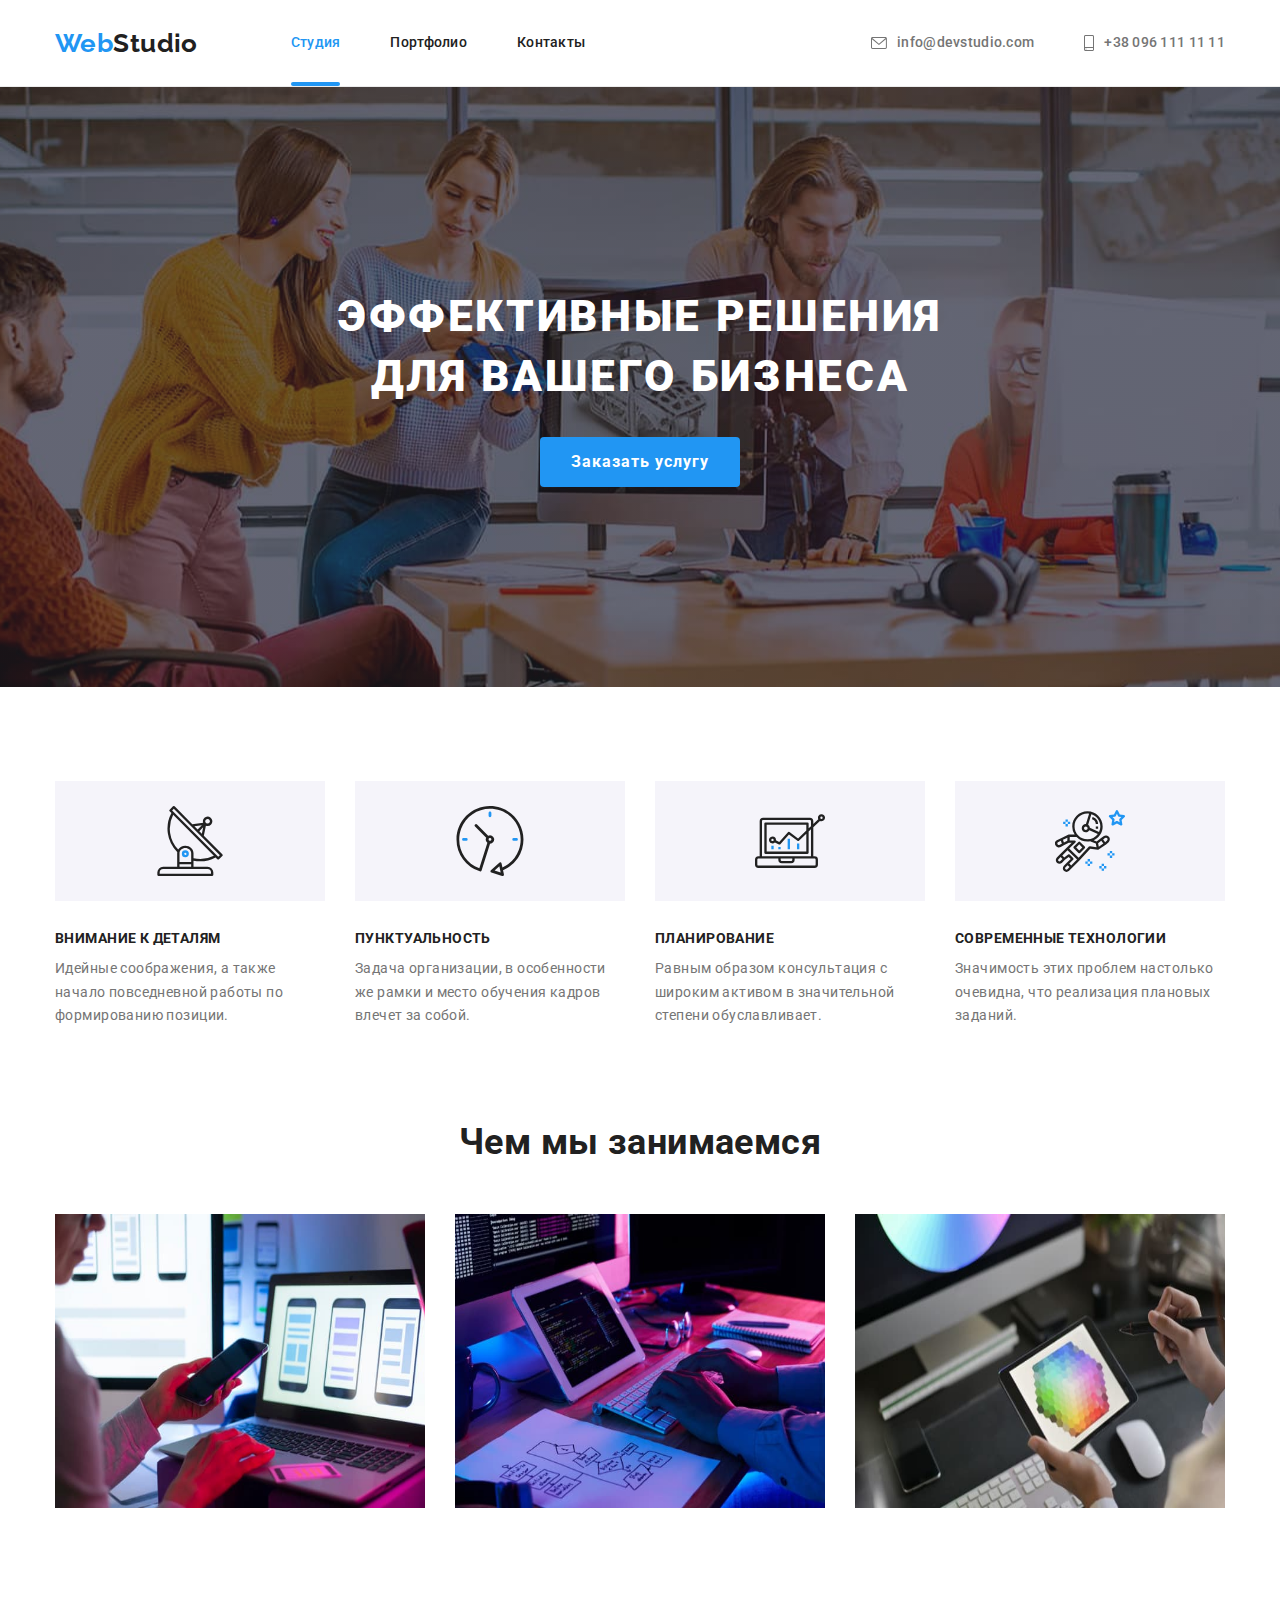
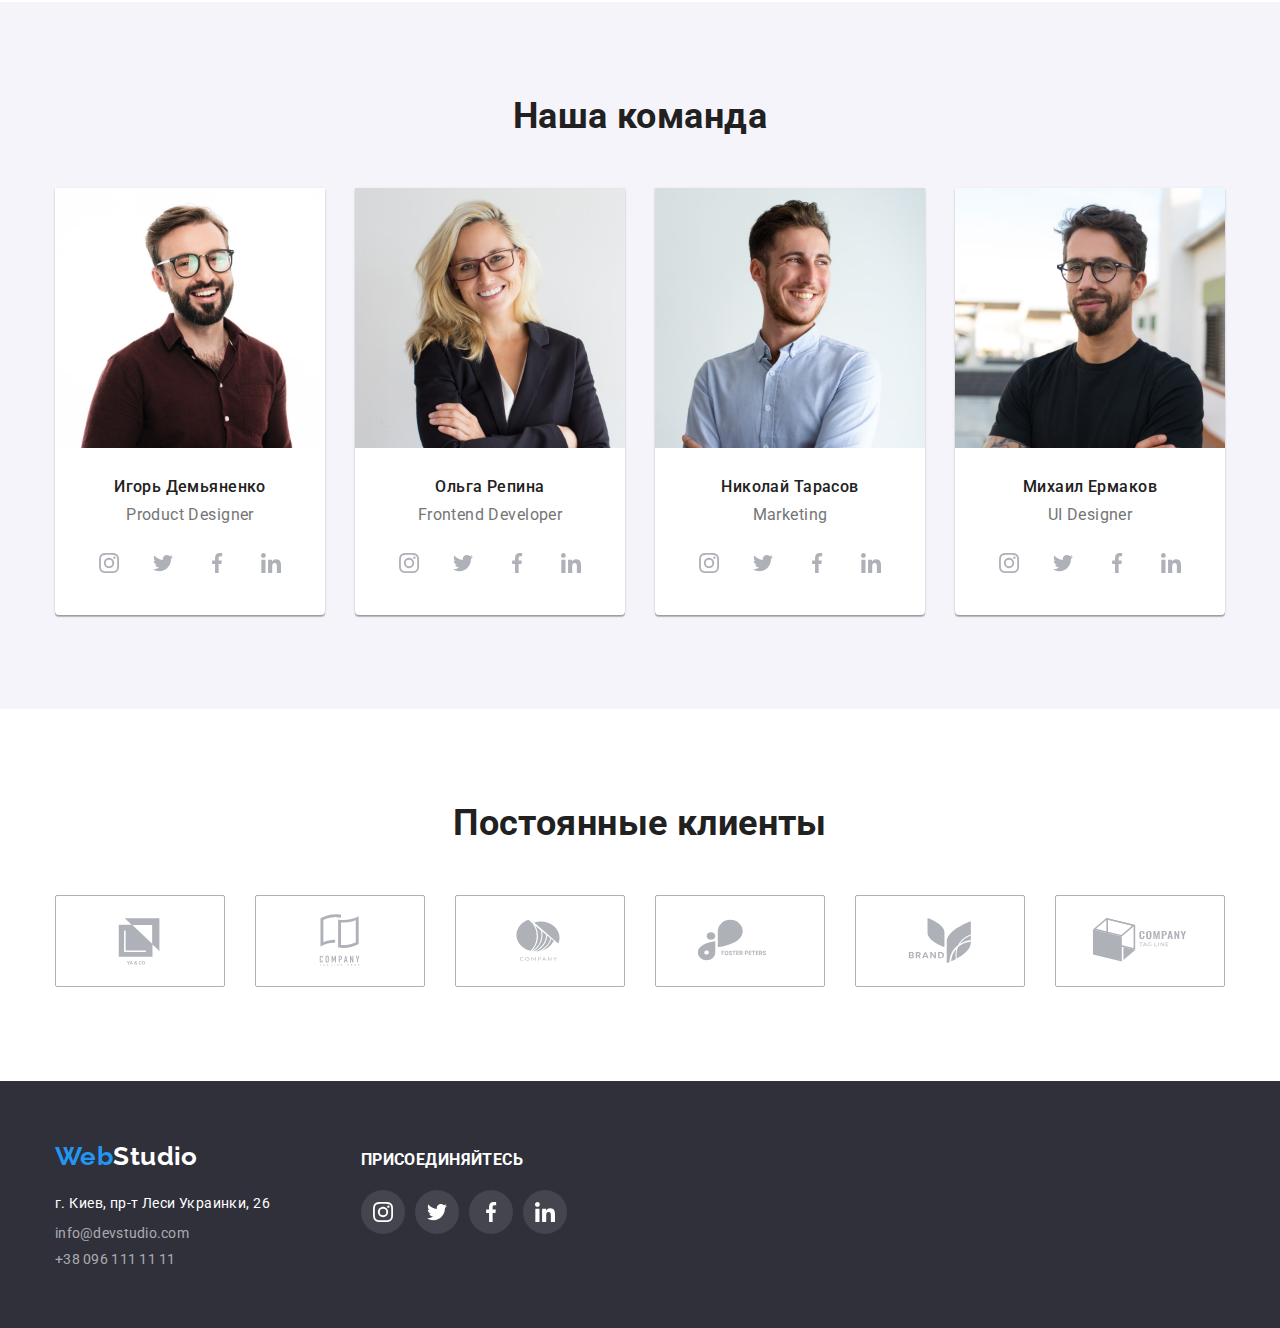
<file: index.html>
<!DOCTYPE html>
<html lang="ru">
  <head>
    <meta charset="UTF-8" />
    <meta http-equiv="X-UA-Compatible" content="IE=edge" />
    <meta name="viewport" content="width=device-width, initial-scale=1.0" />
    <title>goit-markup-hw-04</title>

    <link rel="preconnect" href="https://fonts.googleapis.com" />
    <link rel="preconnect" href="https://fonts.gstatic.com" crossorigin />
    <link
      href="https://fonts.googleapis.com/css2?family=Raleway:wght@700&family=Roboto:wght@400;500;700;900&display=swap"
      rel="stylesheet"
    />
    <link
      rel="stylesheet"
      href="https://cdnjs.cloudflare.com/ajax/libs/modern-normalize/1.1.0/modern-normalize.min.css"
    />
    <link rel="stylesheet" href="css/style.css" />
  </head>
  <body>
    <header class="header">
      <div class="container header-container">
        <a class="logo" href="./index.html"
          ><span class="web">Web</span>Studio</a
        >
        <nav class="header-nav">
          <ul class="header-list">
            <li class="nav-item">
              <a class="nav-link current" href="./index.html">Студия</a>
            </li>
            <li class="nav-item">
              <a class="nav-link" href="./portfolio.html">Портфолио</a>
            </li>
            <li class="nav-item"><a class="nav-link" href="#">Контакты</a></li>
          </ul>
        </nav>
        <ul class="header-contact">
          <li class="contact-item">
            <a class="contact-link" href="mailto:info@devstudio.com"
              ><svg class="icon contact-icon" width="16" height="12">
                <use href="./images/icons.svg#icon-mail"></use>
              </svg>
              info@devstudio.com
            </a>
          </li>
          <li class="contact-item">
            <a class="contact-link" href="tel:+380961111111"
              ><svg class="icon contact-icon" width="10" height="16">
                <use href="./images/icons.svg#icon-smartphone"></use>
              </svg>
              +38 096 111 11 11
            </a>
          </li>
        </ul>
      </div>
    </header>
    <main>
      <section class="hero-section section">
        <div class="container">
          <h1 class="hero-title">Эффективные решения для вашего бизнеса</h1>
          <button class="hero-button" type="button">Заказать услугу</button>
        </div>
      </section>
      <section class="benefits-section">
        <div class="container benefits-container">
          <h2 class="hiden">Преимущества</h2>
          <ul class="benefits-list grid">
            <li class="grid-item benefits-item">
              <div class="benefits-icon-container">
                <svg class="icon benefits-icon" width="70" height="70">
                  <use href="./images/icons.svg#icon-antenna"></use>
                </svg>
              </div>
              <h3 class="Benefits-title">Внимание к деталям</h3>
              <p class="Benefits-description">
                Идейные соображения, а также начало повседневной работы по
                формированию позиции.
              </p>
            </li>
            <li class="grid-item">
              <div class="benefits-icon-container">
                <svg class="icon benefits-icon" width="70" height="70">
                  <use href="./images/icons.svg#icon-clock"></use>
                </svg>
              </div>
              <h3 class="Benefits-title">Пунктуальность</h3>
              <p class="Benefits-description">
                Задача организации, в особенности же рамки и место обучения
                кадров влечет за собой.
              </p>
            </li>
            <li class="grid-item">
              <div class="benefits-icon-container">
                <svg class="icon benefits-icon" width="70" height="70">
                  <use href="./images/icons.svg#icon-diagram"></use>
                </svg>
              </div>
              <h3 class="Benefits-title">Планирование</h3>
              <p class="Benefits-description">
                Равным образом консультация с широким активом в значительной
                степени обуславливает.
              </p>
            </li>
            <li class="grid-item">
              <div class="benefits-icon-container">
                <svg class="icon benefits-icon" width="70" height="70">
                  <use href="./images/icons.svg#icon-astronaut"></use>
                </svg>
              </div>
              <h3 class="Benefits-title">Современные технологии</h3>
              <p class="Benefits-description">
                Значимость этих проблем настолько очевидна, что реализация
                плановых заданий.
              </p>
            </li>
          </ul>
        </div>
      </section>
      <section class="section">
        <div class="container">
          <h2 class="section-title">Чем мы занимаемся</h2>
          <ul class="section-list">
            <li class="section-list-item">
              <img
                class="img"
                src="./images/1.jpg"
                alt="Первое"
                width="370"
                height="294"
              />
            </li>
            <li class="section-list-item">
              <img
                class="img"
                src="./images/2.jpg"
                alt="Второе"
                width="370"
                height="294"
              />
            </li>
            <li class="section-list-item">
              <img
                class="img"
                src="./images/3.jpg"
                alt="Третье"
                width="370"
                height="294"
              />
            </li>
          </ul>
        </div>
      </section>
      <section class="team section">
        <div class="container">
          <h2 class="section-title">Наша команда</h2>
          <ul class="team-list">
            <li class="team-item">
              <img
                class="team-item-picture"
                src="./images/ihor.jpg"
                alt="Игорь Демьяненко"
                width="270"
              />
              <div class="team-bottom-container">
                <h3 class="team-name">Игорь Демьяненко</h3>
                <p class="team-position">Product Designer</p>
                <ul class="social">
                  <li class="item-social">
                    <a class="link-socials" href="#"
                      ><svg class="icon-team" width="20" height="20">
                        <use href="./images/icons.svg#icon-instagram"></use>
                      </svg>
                    </a>
                  </li>
                  <li class="item-social">
                    <a class="link-socials" href="#">
                      <svg class="icon-team" width="20" height="20">
                        <use href="./images/icons.svg#icon-twitter"></use>
                      </svg>
                    </a>
                  </li>

                  <li class="item-social">
                    <a class="link-socials" href="#">
                      <svg class="icon-team" width="20" height="20">
                        <use href="./images/icons.svg#icon-facebook"></use>
                      </svg>
                    </a>
                  </li>

                  <li class="item-social">
                    <a class="link-socials" href="#">
                      <svg class="icon-team" width="20" height="20">
                        <use href="./images/icons.svg#icon-linkedin"></use>
                      </svg>
                    </a>
                  </li>
                </ul>
              </div>
            </li>

            <li class="team-item">
              <img
                class="team-item-picture"
                src="./images/olga.jpg"
                alt="Ольга Репина"
                width="270"
              />
              <div class="team-bottom-container">
                <h3 class="team-name">Ольга Репина</h3>
                <p class="team-position">Frontend Developer</p>
                <ul class="social">
                  <li class="item-social">
                    <a class="link-socials" href="#"
                      ><svg class="icon-team" width="20" height="20">
                        <use href="./images/icons.svg#icon-instagram"></use>
                      </svg>
                    </a>
                  </li>
                  <li class="item-social">
                    <a class="link-socials" href="#">
                      <svg class="icon-team" width="20" height="20">
                        <use href="./images/icons.svg#icon-twitter"></use>
                      </svg>
                    </a>
                  </li>

                  <li class="item-social">
                    <a class="link-socials" href="#">
                      <svg class="icon-team" width="20" height="20">
                        <use href="./images/icons.svg#icon-facebook"></use>
                      </svg>
                    </a>
                  </li>

                  <li class="item-social">
                    <a class="link-socials" href="#">
                      <svg class="icon-team" width="20" height="20">
                        <use href="./images/icons.svg#icon-linkedin"></use>
                      </svg>
                    </a>
                  </li>
                </ul>
              </div>
            </li>

            <li class="team-item">
              <img
                class="team-item-picture"
                src="./images/nikolay.jpg"
                alt="Николай Тарасов"
                width="270"
              />
              <div class="team-bottom-container">
                <h3 class="team-name">Николай Тарасов</h3>
                <p class="team-position">Marketing</p>
                <ul class="social">
                  <li class="item-social">
                    <a class="link-socials" href="#"
                      ><svg class="icon-team" width="20" height="20">
                        <use href="./images/icons.svg#icon-instagram"></use>
                      </svg>
                    </a>
                  </li>
                  <li class="item-social">
                    <a class="link-socials" href="#">
                      <svg class="icon-team" width="20" height="20">
                        <use href="./images/icons.svg#icon-twitter"></use>
                      </svg>
                    </a>
                  </li>

                  <li class="item-social">
                    <a class="link-socials" href="#">
                      <svg class="icon-team" width="20" height="20">
                        <use href="./images/icons.svg#icon-facebook"></use>
                      </svg>
                    </a>
                  </li>

                  <li class="item-social">
                    <a class="link-socials" href="#">
                      <svg class="icon-team" width="20" height="20">
                        <use href="./images/icons.svg#icon-linkedin"></use>
                      </svg>
                    </a>
                  </li>
                </ul>
              </div>
            </li>
            <li class="team-item">
              <img
                class="team-item-picture"
                src="./images/mihail.jpg"
                alt="Михаил Ермаков"
                width="270"
              />
              <div class="team-bottom-container">
                <h3 class="team-name">Михаил Ермаков</h3>
                <p class="team-position">UI Designer</p>
                <ul class="social">
                  <li class="item-social">
                    <a class="link-socials" href="#"
                      ><svg class="icon-team" width="20" height="20">
                        <use href="./images/icons.svg#icon-instagram"></use>
                      </svg>
                    </a>
                  </li>
                  <li class="item-social">
                    <a class="link-socials" href="#">
                      <svg class="icon-team" width="20" height="20">
                        <use href="./images/icons.svg#icon-twitter"></use>
                      </svg>
                    </a>
                  </li>

                  <li class="item-social">
                    <a class="link-socials" href="#">
                      <svg class="icon-team" width="20" height="20">
                        <use href="./images/icons.svg#icon-facebook"></use>
                      </svg>
                    </a>
                  </li>

                  <li class="item-social">
                    <a class="link-socials" href="#">
                      <svg class="icon-team" width="20" height="20">
                        <use href="./images/icons.svg#icon-linkedin"></use>
                      </svg>
                    </a>
                  </li>
                </ul>
              </div>
            </li>
          </ul>
        </div>
      </section>
      <section class="clients-section section">
        <div class="container">
          <h2 class="section-title">Постоянные клиенты</h2>
          <ul class="clients-list">
            <li class="clients-item">
              <a class="clients-link" href="#">
                <svg class="icon-team clients-icon" width="106" height="60">
                  <use href="./images/icons.svg#icon-groupe-1"></use>
                </svg>
              </a>
            </li>
            <li class="clients-item">
              <a class="clients-link" href="#">
                <svg class="icon-team clients-icon" width="106" height="60">
                  <use href="./images/icons.svg#icon-groupe-2"></use>
                </svg>
              </a>
            </li>
            <li class="clients-item">
              <a class="clients-link" href="#">
                <svg class="icon-team clients-icon" width="106" height="60">
                  <use href="./images/icons.svg#icon-groupe-3"></use>
                </svg>
              </a>
            </li>
            <li class="clients-item">
              <a class="clients-link" href="#">
                <svg class="icon-team clients-icon" width="106" height="60">
                  <use href="./images/icons.svg#icon-groupe-4"></use>
                </svg>
              </a>
            </li>
            <li class="clients-item">
              <a class="clients-link" href="#">
                <svg class="icon-team clients-icon" width="106" height="60">
                  <use href="./images/icons.svg#icon-groupe-5"></use>
                </svg>
              </a>
            </li>
            <li class="clients-item">
              <a class="clients-link" href="#">
                <svg class="icon-team clients-icon" width="106" height="60">
                  <use href="./images/icons.svg#icon-groupe-6"></use>
                </svg>
              </a>
            </li>
          </ul>
        </div>
      </section>
    </main>
    <footer class="footer">
      <div class="footer-container container">
        <div class="left-footer">
          <a class="logo footer-logo" href="./index.html"
            ><span class="web">Web</span>Studio</a
          >
          <address class="adress">
            <ul>
              <li class="footer-list-item">
                <a
                  class="address-link"
                  href="https://goo.gl/maps/z2ZEgG6TqX1STKma6"
                  target="_blank"
                  rel="noopener
            noreferrer"
                >
                  г. Киев, пр-т Леси Украинки, 26
                </a>
              </li>
              <li class="footer-list-item">
                <a
                  class="contact-link footer-contact-link"
                  href="mailto:info@devstudio.com"
                  >info@devstudio.com</a
                >
              </li>
              <li class="footer-list-item">
                <a class="contact-link" href="tel:+380961111111"
                  >+38 096 111 11 11</a
                >
              </li>
            </ul>
          </address>
        </div>
        <div class="footer-join">
          <h3 class="call-to-action">Присоединяйтесь</h3>
          <ul class="social">
            <li class="item-social">
              <a class="link-socials footer-link" href="#"
                ><svg class="icon-team" width="20" height="20">
                  <use href="./images/icons.svg#icon-instagram"></use>
                </svg>
              </a>
            </li>
            <li class="item-social">
              <a class="link-socials footer-link" href="#">
                <svg class="icon-team" width="20" height="20">
                  <use href="./images/icons.svg#icon-twitter"></use>
                </svg>
              </a>
            </li>

            <li class="item-social footer-item">
              <a class="link-socials footer-link" href="#">
                <svg class="icon-team" width="20" height="20">
                  <use href="./images/icons.svg#icon-facebook"></use>
                </svg>
              </a>
            </li>

            <li class="item-social">
              <a class="link-socials footer-link" href="#">
                <svg class="icon-team" width="20" height="20">
                  <use href="./images/icons.svg#icon-linkedin"></use>
                </svg>
              </a>
            </li>
          </ul>
        </div>
      </div>
    </footer>
  </body>
</html>
</file>
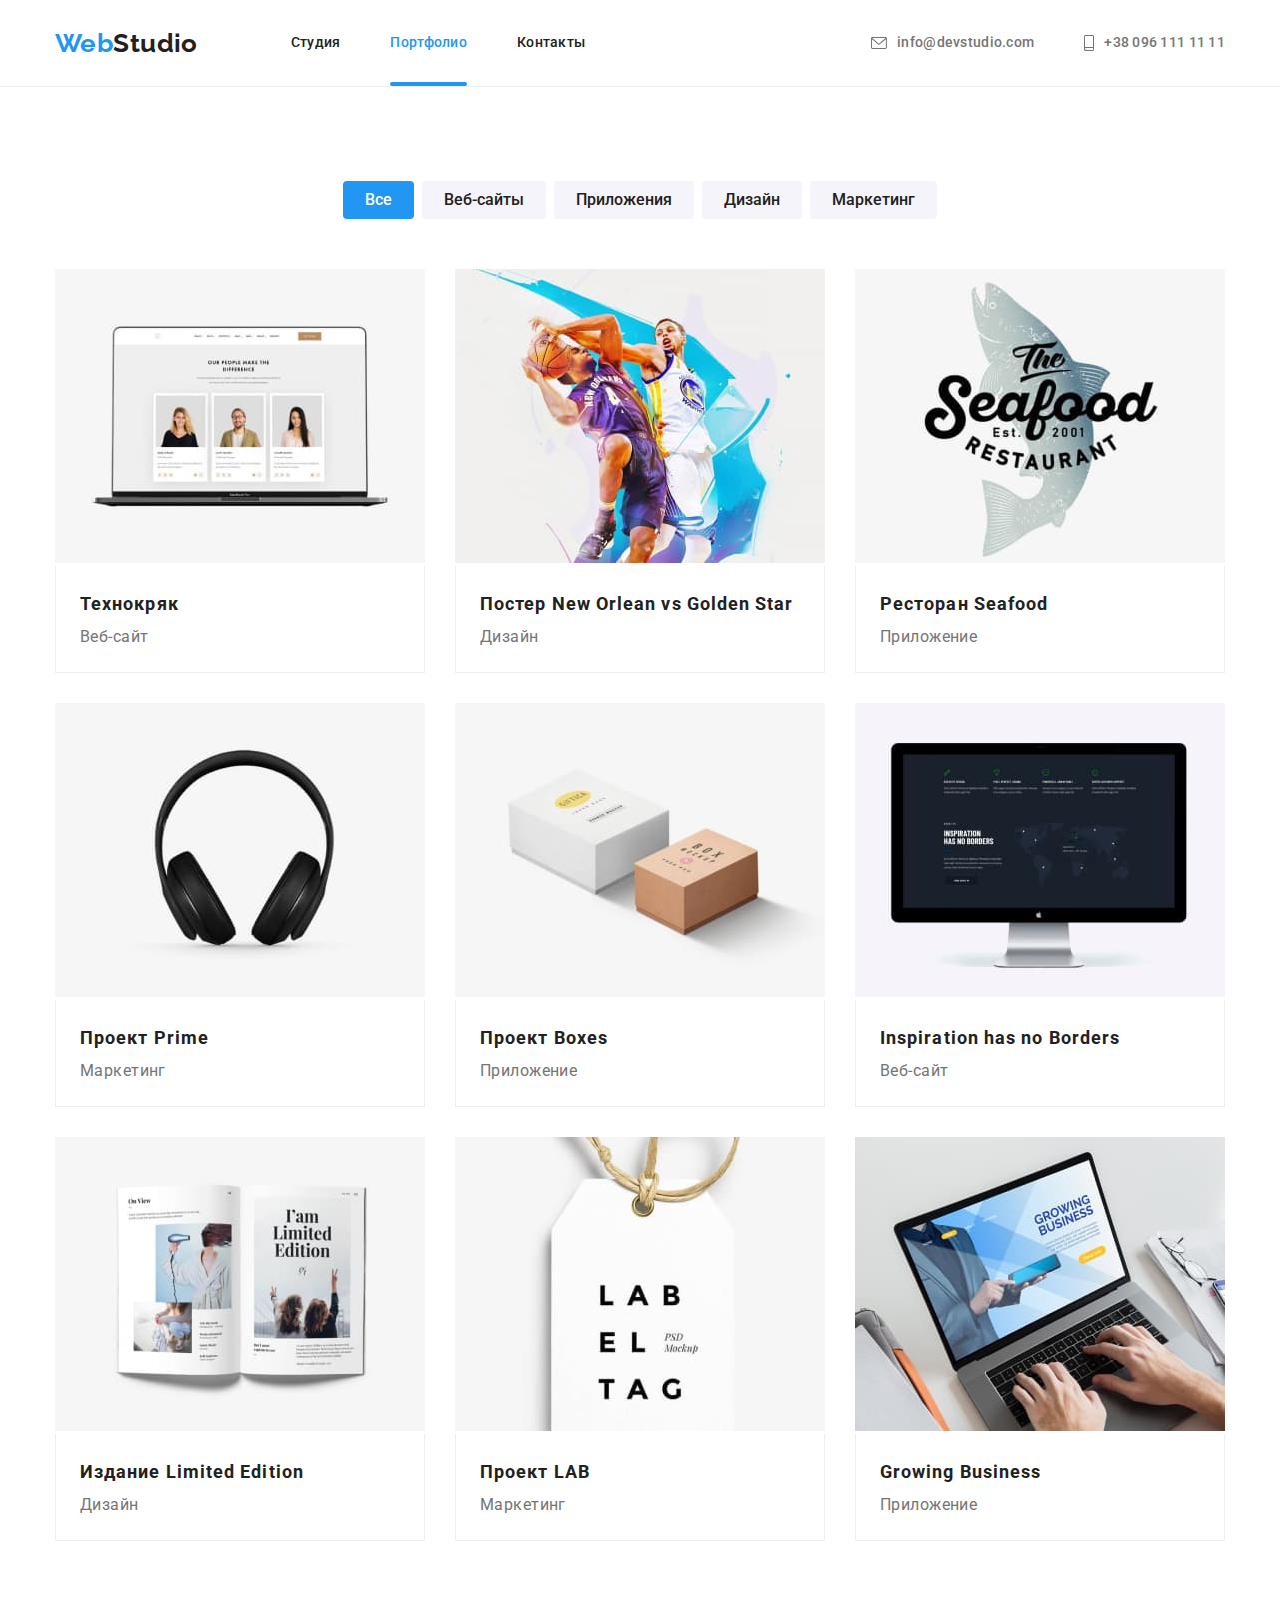
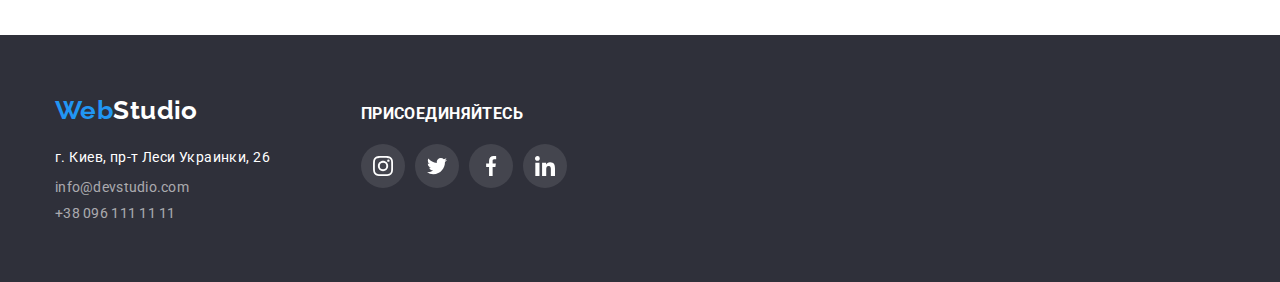
<file: portfolio.html>
<!DOCTYPE html>
<html lang="ru">
  <head>
    <meta charset="UTF-8" />
    <meta http-equiv="X-UA-Compatible" content="IE=edge" />
    <meta name="viewport" content="width=device-width, initial-scale=1.0" />
    <title>goit-markup-hw-03</title>

    <link rel="preconnect" href="https://fonts.googleapis.com" />
    <link rel="preconnect" href="https://fonts.gstatic.com" crossorigin />
    <link
      href="https://fonts.googleapis.com/css2?family=Raleway:wght@700&family=Roboto:wght@400;500;700;900&display=swap"
      rel="stylesheet"
    />
    <link
      rel="stylesheet"
      href="https://cdnjs.cloudflare.com/ajax/libs/modern-normalize/1.1.0/modern-normalize.min.css"
    />
    <link rel="stylesheet" href="css/style.css" />
  </head>
  <body>
    <header class="header">
      <div class="container header-container">
        <a class="logo" href="./index.html"
          ><span class="web">Web</span>Studio</a
        >
        <nav class="header-nav">
          <ul class="header-list">
            <li class="nav-item">
              <a class="nav-link" href="./index.html">Студия</a>
            </li>
            <li class="nav-item">
              <a class="nav-link current" href="./portfolio.html">Портфолио</a>
            </li>
            <li class="nav-item"><a class="nav-link" href="#">Контакты</a></li>
          </ul>
        </nav>
        <ul class="header-contact">
          <li class="contact-item">
            <a class="contact-link" href="mailto:info@devstudio.com"
              ><svg class="icon contact-icon" width="16" height="12">
                <use href="./images/icons.svg#icon-mail"></use>
              </svg>
              info@devstudio.com
            </a>
          </li>
          <li class="contact-item">
            <a class="contact-link" href="tel:+380961111111"
              ><svg class="icon contact-icon" width="10" height="16">
                <use href="./images/icons.svg#icon-smartphone"></use>
              </svg>
              +38 096 111 11 11
            </a>
          </li>
        </ul>
      </div>
    </header>

    <main>
      <section class="section">
        <div class="container">
          <h1 class="hiden">Примеры работ</h1>
          <ul class="filter-button-list">
            <li class="filter-button-item">
              <button class="filter active" type="button">Все</button>
            </li>
            <li class="filter-button-item">
              <button class="filter" type="button">Веб-сайты</button>
            </li>
            <li class="filter-button-item">
              <button class="filter" type="button">Приложения</button>
            </li>
            <li class="filter-button-item">
              <button class="filter" type="button">Дизайн</button>
            </li>
            <li class="filter-button-item">
              <button class="filter" type="button">Маркетинг</button>
            </li>
          </ul>
          <ul class="filter-list grid">
            <li class="grid-item filter-list-item">
              <img src="./images/techno.jpg" alt="Технокряк" width="370" />
              <div class="filter-item-text">
                <h3 class="filter-title">Технокряк</h3>
                <p class="filter-description">Веб-сайт</p>
              </div>
            </li>
            <li class="grid-item filter-list-item">
              <img
                src="./images/new-orlean.jpg"
                alt="Постер New Orlean"
                width="370"
              />
              <div class="filter-item-text">
                <h3 class="filter-title">Постер New Orlean vs Golden Star</h3>
                <p class="filter-description">Дизайн</p>
              </div>
            </li>
            <li class="grid-item filter-list-item">
              <img
                src="./images/seafood.jpg"
                alt="Ресторан Seafood"
                width="370"
              />
              <div class="filter-item-text">
                <h3 class="filter-title">Ресторан Seafood</h3>
                <p class="filter-description">Приложение</p>
              </div>
            </li>
            <li class="grid-item filter-list-item">
              <img src="./images/prime.jpg" alt="Наушники Prime" width="370" />
              <div class="filter-item-text">
                <h3 class="filter-title">Проект Prime</h3>
                <p class="filter-description">Маркетинг</p>
              </div>
            </li>
            <li class="grid-item filter-list-item">
              <img src="./images/boxes.jpg" alt="Проект Boxes" width="370" />
              <div class="filter-item-text">
                <h3 class="filter-title">Проект Boxes</h3>
                <p class="filter-description">Приложение</p>
              </div>
            </li>
            <li class="grid-item filter-list-item">
              <img
                src="./images/inspiration.jpg"
                alt="Inspiration"
                width="370"
              />
              <div class="filter-item-text">
                <h3 class="filter-title">Inspiration has no Borders</h3>
                <p class="filter-description">Веб-сайт</p>
              </div>
            </li>
            <li class="grid-item filter-list-item">
              <img
                src="./images/limited.jpg"
                alt="Издание Limited"
                width="370"
              />
              <div class="filter-item-text">
                <h3 class="filter-title">Издание Limited Edition</h3>
                <p class="filter-description">Дизайн</p>
              </div>
            </li>
            <li class="grid-item filter-list-item">
              <img src="./images/lab.jpg" alt="Lab" width="370" />
              <div class="filter-item-text">
                <h3 class="filter-title">Проект LAB</h3>
                <p class="filter-description">Маркетинг</p>
              </div>
            </li>
            <li class="grid-item filter-list-item">
              <img src="./images/growing.jpg" alt="Growing" width="370" />
              <div class="filter-item-text">
                <h3 class="filter-title">Growing Business</h3>
                <p class="filter-description">Приложение</p>
              </div>
            </li>
          </ul>
        </div>
      </section>
    </main>
    <footer class="footer">
      <div class="footer-container container">
        <div class="left-footer">
          <a class="logo footer-logo" href="./index.html"
            ><span class="web">Web</span>Studio</a
          >
          <address class="adress">
            <ul>
              <li class="footer-list-item">
                <a
                  class="address-link"
                  href="https://goo.gl/maps/z2ZEgG6TqX1STKma6"
                  target="_blank"
                  rel="noopener
            noreferrer"
                >
                  г. Киев, пр-т Леси Украинки, 26
                </a>
              </li>
              <li class="footer-list-item">
                <a
                  class="contact-link footer-contact-link"
                  href="mailto:info@devstudio.com"
                  >info@devstudio.com</a
                >
              </li>
              <li class="footer-list-item">
                <a class="contact-link" href="tel:+380961111111"
                  >+38 096 111 11 11</a
                >
              </li>
            </ul>
          </address>
        </div>
        <div class="footer-join">
          <h3 class="call-to-action">Присоединяйтесь</h3>
          <ul class="social">
            <li class="item-social">
              <a class="link-socials footer-link" href="#"
                ><svg class="icon-team" width="20" height="20">
                  <use href="./images/icons.svg#icon-instagram"></use>
                </svg>
              </a>
            </li>
            <li class="item-social">
              <a class="link-socials footer-link" href="#">
                <svg class="icon-team" width="20" height="20">
                  <use href="./images/icons.svg#icon-twitter"></use>
                </svg>
              </a>
            </li>

            <li class="item-social footer-item">
              <a class="link-socials footer-link" href="#">
                <svg class="icon-team" width="20" height="20">
                  <use href="./images/icons.svg#icon-facebook"></use>
                </svg>
              </a>
            </li>

            <li class="item-social">
              <a class="link-socials footer-link" href="#">
                <svg class="icon-team" width="20" height="20">
                  <use href="./images/icons.svg#icon-linkedin"></use>
                </svg>
              </a>
            </li>
          </ul>
        </div>
      </div>
    </footer>
  </body>
</html>
</file>
<file: css/style.css>
:root {
  --brandblue: #2196f3;
  --brandgrey: #757575;
  --brandblack: #212121;
  --brandbackground: #2f303a;
  --footergrey: rgba(255, 255, 255, 0.6);
  /* Grid */
  --items: 1;
  --indent: 30px;
}

body {
  font-family: 'Roboto', sans-serif, Raleway;
  font-size: 14px;
  color: var(--brandblack);
  background-color: #ffffff;
  letter-spacing: 0.03em;
}
/* Обищй контейнер */
.container {
  width: 1200px;
  padding-left: 15px;
  padding-right: 15px;
  margin: 0 auto;
}

h1,
h2,
h3,
h4,
h5,
h6,
p {
  margin: 0;
}
a {
  text-decoration: none;
}
ul {
  list-style-type: none;
  margin: 0;
  padding: 0;
}
.icon {
  fill: currentColor;
}

/**
|============================
| Сітка на flex-box
|============================
*/
.grid {
  display: flex;
  flex-wrap: wrap;

  /* Вирішує проблему випадіння маржинів за межі контейнеру */
  margin: calc(-1 * var(--indent) / 2);

  /* Є проблема випадіння маржинів за межі контейнеру */
  /* margin-right: -30px;
  margin-top: -30px; */
}
.grid-item {
  flex-basis: calc((100% - var(--indent) * var(--items)) / var(--items));

  /* Вирішує проблему випадіння маржинів за межі контейнеру */
  margin: calc(var(--indent) / 2);

  /* Є проблема випадіння маржинів за межі контейнеру */
  /* margin-right: 30px;
  margin-top: 30px; */
}
.section {
  padding: 94px 0;
}
.header {
  border-bottom: 1px solid #ececec;
}

/* Дополнительный контейнер для хедера */
.header-container {
  display: flex;
  align-items: center;
}
.logo {
  display: flex;
  margin-right: 93px;
  align-items: center;
  color: var(--brandblack);
  font-weight: 700;
  font-size: 26px;
  font-family: raleway;
  line-height: 1.19;
}
/* Класс слова WEB в логотипах */
.web {
  color: var(--brandblue);
}
/* Класс  хэдера навигации */
.nav-link,
.contact-link {
  display: flex;
  align-items: center;
  color: var(--brandblack);
  font-weight: 500;
  letter-spacing: 0.02em;
  line-height: 1.14;
}

.header-list {
  display: flex;
}
/* Отступ в контактах */
.header-list :not(:last-child) {
  margin-right: 50px;
}
/* Телефон и имейл в хереде */
.header-contact {
  display: flex;
  justify-content: space-between;
  align-items: center;
  margin-left: auto;
}
.contact-item {
  display: flex;
  align-items: center;
}

.contact-item:not(:last-child) {
  margin-right: 50px;
}
.contact-icon {
  margin-right: 10px;
}
.nav-link {
  padding-top: 35px;
  padding-bottom: 35px;
}

.nav-link.current {
  color: var(--brandblue);
}
.current {
  position: relative;
  color: var(--brandblue);
  display: flex;
  flex-direction: column;
}
.current::after {
  position: absolute;
  bottom: 0;
  content: '';
  width: 100%;
  height: 4px;
  background-color: var(--brandblue);
  border-radius: 2px;
}

.contact-item .contact-link {
  padding: 32px 0;
}

.nav-link:hover,
.nav-link:focus {
  color: var(--brandblue);
}

.contact-link:hover,
.contact-link:focus {
  color: var(--brandblue);
}
.contact-link:hover > .contact-icon,
.contact-link:focus > .contact-icon {
  fill: var(--brandblue);
}

.hero-section {
  max-width: 1600px;
  margin: 0 auto;
  background: linear-gradient(rgba(47, 48, 58, 0.4), rgba(47, 48, 58, 0.4)),
    url('../images/hero-background.jpg');
  background-repeat: no-repeat;
  background-size: cover;
  background-position: top;
  padding: 200px 0;
  text-align: center;
}
/* Эффективные решения для вашего бизнеса */
.hero-title {
  color: #ffffff;
  font-size: 44px;
  font-weight: 900;
  text-transform: uppercase;
  line-height: 1.36;
  text-align: center;
  letter-spacing: 0.06em;
  margin-left: auto;
  margin-right: auto;
  margin-bottom: 30px;
  width: 696px;
}
/* Кнопка заказать услугу */
.hero-button {
  background-color: var(--brandblue);
  width: 200px;
  height: 50px;
  color: white;
  font-size: 16px;
  font-weight: 700;
  border-radius: 4px;
  cursor: pointer;
  line-height: 1.87;
  letter-spacing: 0.06em;
  border: none;
}
.hero-button:hover,
.hero-button:focus {
  background-color: #188ce8;
}
.hero-button-container {
  display: flex;
  align-items: center;
}
.hero-button-container {
  width: 1170px;
  display: flex;
}

/* Скрыть h2 заголовок */
.hiden {
  position: absolute;
  white-space: nowrap;
  width: 1px;
  height: 1px;
  overflow: hidden;
  border: 0;
  padding: 0;
  clip: rect(0 0 0 0);
  clip-path: inset(50%);
  margin: -1px;
}
.benefits-section {
  text-align: center;
  padding-top: 94px;
}
.benefits-list {
  --indent: 30px;
  --items: 4;
}
.benefits-item {
  display: flex;
  flex-direction: column;
  margin: auto;
}

.benefits-icon-container {
  display: flex;
  width: 270px;
  height: 120px;
  background-color: #f5f4fa;
  margin-bottom: 30px;
  justify-content: center;
  align-items: center;
}

/* Преимущества заголовки */
.Benefits-title {
  font-size: 14px;
  text-transform: uppercase;
  line-height: 1.14;
  text-align: left;
  margin-bottom: 10px;
}
/* Преимущества параграфы */
.Benefits-description {
  color: var(--brandgrey);
  line-height: 1.71;
  text-align: left;
}
/* Чем мы занимаемся заголовок */
.section-title {
  font-size: 36px;
  text-align: center;
  line-height: 1.16;
  margin-bottom: 50px;
}
.section-list {
  display: flex;
}
.section-list-item:not(:last-child) {
  margin-right: 30px;
}

/* .section-list-item :not(:last-child){
    margin-right:30px;
} */

/* Картинки в секции чем мы занимаемся */
.img {
  display: block;
}
.team {
  background-color: #f5f4fa;
  padding-top: 94px;
  padding-bottom: 94px;
}
.team-list {
  display: flex;
}

/* Тени и боксы команды */
.team-item {
  border-bottom-left-radius: 4px;
  border-bottom-right-radius: 4px;
  background-color: #ffffff;
  box-shadow: 0px 1px 3px rgba(0, 0, 0, 0.12), 0px 1px 1px rgba(0, 0, 0, 0.14),
    0px 2px 1px rgba(0, 0, 0, 0.2);
}
.team-item:not(:last-child) {
  margin-right: 30px;
}
.team-item-picture {
  display: block;
}
/* Контейнер для текста команды */
.team-bottom-container {
  padding: 30px;
}
/* Имена команды */
.team-name {
  color: var(--brandblack);
  font-size: 16px;
  text-align: center;
  font-weight: 500;
  line-height: 1.16;
  margin-bottom: 10px;
}
/* Должности */
.team-position {
  color: var(--brandgrey);
  font-size: 16px;
  font-weight: 400;
  text-align: center;
  line-height: 1.18;
}

.social {
  display: flex;
  justify-content: center;
  margin-top: 16px;
}

.link-socials {
  display: flex;
  width: 44px;
  height: 44px;
  justify-content: center;
  align-items: center;
}
.item-social:not(:last-child) {
  margin-right: 10px;
}
.icon-team {
  fill: #afb1b8;
}
.link-socials:hover,
.link-socials:focus {
  outline-style: none;
  border-style: none;
  border-radius: 50%;
  background-color: var(--brandblue);
}
.link-socials:hover .icon-team,
.link-socials:focus .icon-team {
  fill: #ffffff;
}

.clients-list {
  display: flex;
  justify-content: center;
}

.clients-link {
  display: flex;
  width: 170px;
  height: 92px;
  justify-content: center;
  align-items: center;
  border: 1px solid #afb1b8;
  border-radius: 2px;
}

.clients-item:not(:last-child) {
  margin-right: 30px;
}

.clients-link:hover {
  border-color: var(--brandblue);
}
.clients-link:hover .clients-icon {
  fill: var(--brandblue);
}
.clients-link:focus {
  outline-style: none;
  border-color: var(--brandblue);
}
.clients-link:focus .clients-icon {
  fill: #188ce8;
}

.adress {
  display: block;
}

/* Адрес в Киеве */
.address-link {
  display: block;
  color: #ffffff;
  font-size: 14px;
  font-weight: 400;
  line-height: 1.71;
  font-style: normal;
}
/* Слово студия в футере */
.studiofooter {
  color: #ffffff;
  font-weight: 700;
  font-size: 26px;
  font-family: raleway;
  line-height: 1.19;
}
/* Футер */
.footer {
  max-width: 1600px;
  margin: 0 auto;
  background-color: var(--brandbackground);
  padding: 60px 0;
  align-items: baseline;
}
.footer-container {
  display: flex;
  align-items: baseline;
}
.left-footer {
  margin-right: 70px;
}
.footer .logo {
  display: block;
  color: #ffffff;
}
.footer-list-item:not(:last-child) {
  margin-bottom: 10px;
}

.footer-link {
  background-color: rgba(255, 255, 255, 0.1);
  border-radius: 50%;
}

.footer-join .social {
  justify-content: space-between;
}
.footer-join .icon-team {
  fill: #ffff;
}
/* Кнопки фильтра */
.filter {
  font-family: inherit;
  color: var(--brandblack);
  background-color: #f5f4fa;
  border-radius: 4px;
  font-size: 16px;
  font-weight: 500;
  line-height: 1.62;
  padding: 6px 22px;
  border: none;
}
.filter.active {
  color: white;
  background-color: var(--brandblue);
}
.filter:hover,
.filter:focus {
  color: white;
  background-color: var(--brandblue);
  box-shadow: 0 2px 2px 0 rgba(0, 0, 0, 0.423);
  outline: none;
}
/* Заголовки к картинкам фильтра */
.filter-title {
  font-size: 18px;
  line-height: 2;
  letter-spacing: 0.06em;
}
/* Параграфы описания фильтра */
.filter-description {
  color: var(--brandgrey);
  font-size: 16px;
  line-height: 1.87;
}
.footer-logo {
  margin-bottom: 20px;
}
.footer .contact-link {
  color: var(--footergrey);
  font-style: normal;
  font-weight: 400;
}

.call-to-action {
  color: #ffffff;
  text-transform: uppercase;
  margin-bottom: 20px;
}
/* Класс мыло+телефон */
.contact-link {
  color: var(--brandgrey);
}

/* Флекс стили для кнопок фильтра в портфолио */
.filter-button-list {
  display: flex;
  justify-content: center;
  margin-bottom: 50px;
}
/* Грид для списка фильтров */
.filter-list {
  display: flex;
  --items: 9;
  --indent: 30px;
  justify-content: space-between;
}
.filter-list-item:hover {
  box-shadow: 0 2px 2px 0 rgba(0, 0, 0, 0.423);
}
.filter-button-item:not(:last-child) {
  margin-right: 8px;
}
.filter-item-text {
  padding: 20px 24px;
  border-bottom: 1px solid #eee;
  border-left: 1px solid #eee;
  border-right: 1px solid #eee;
}
</file>
